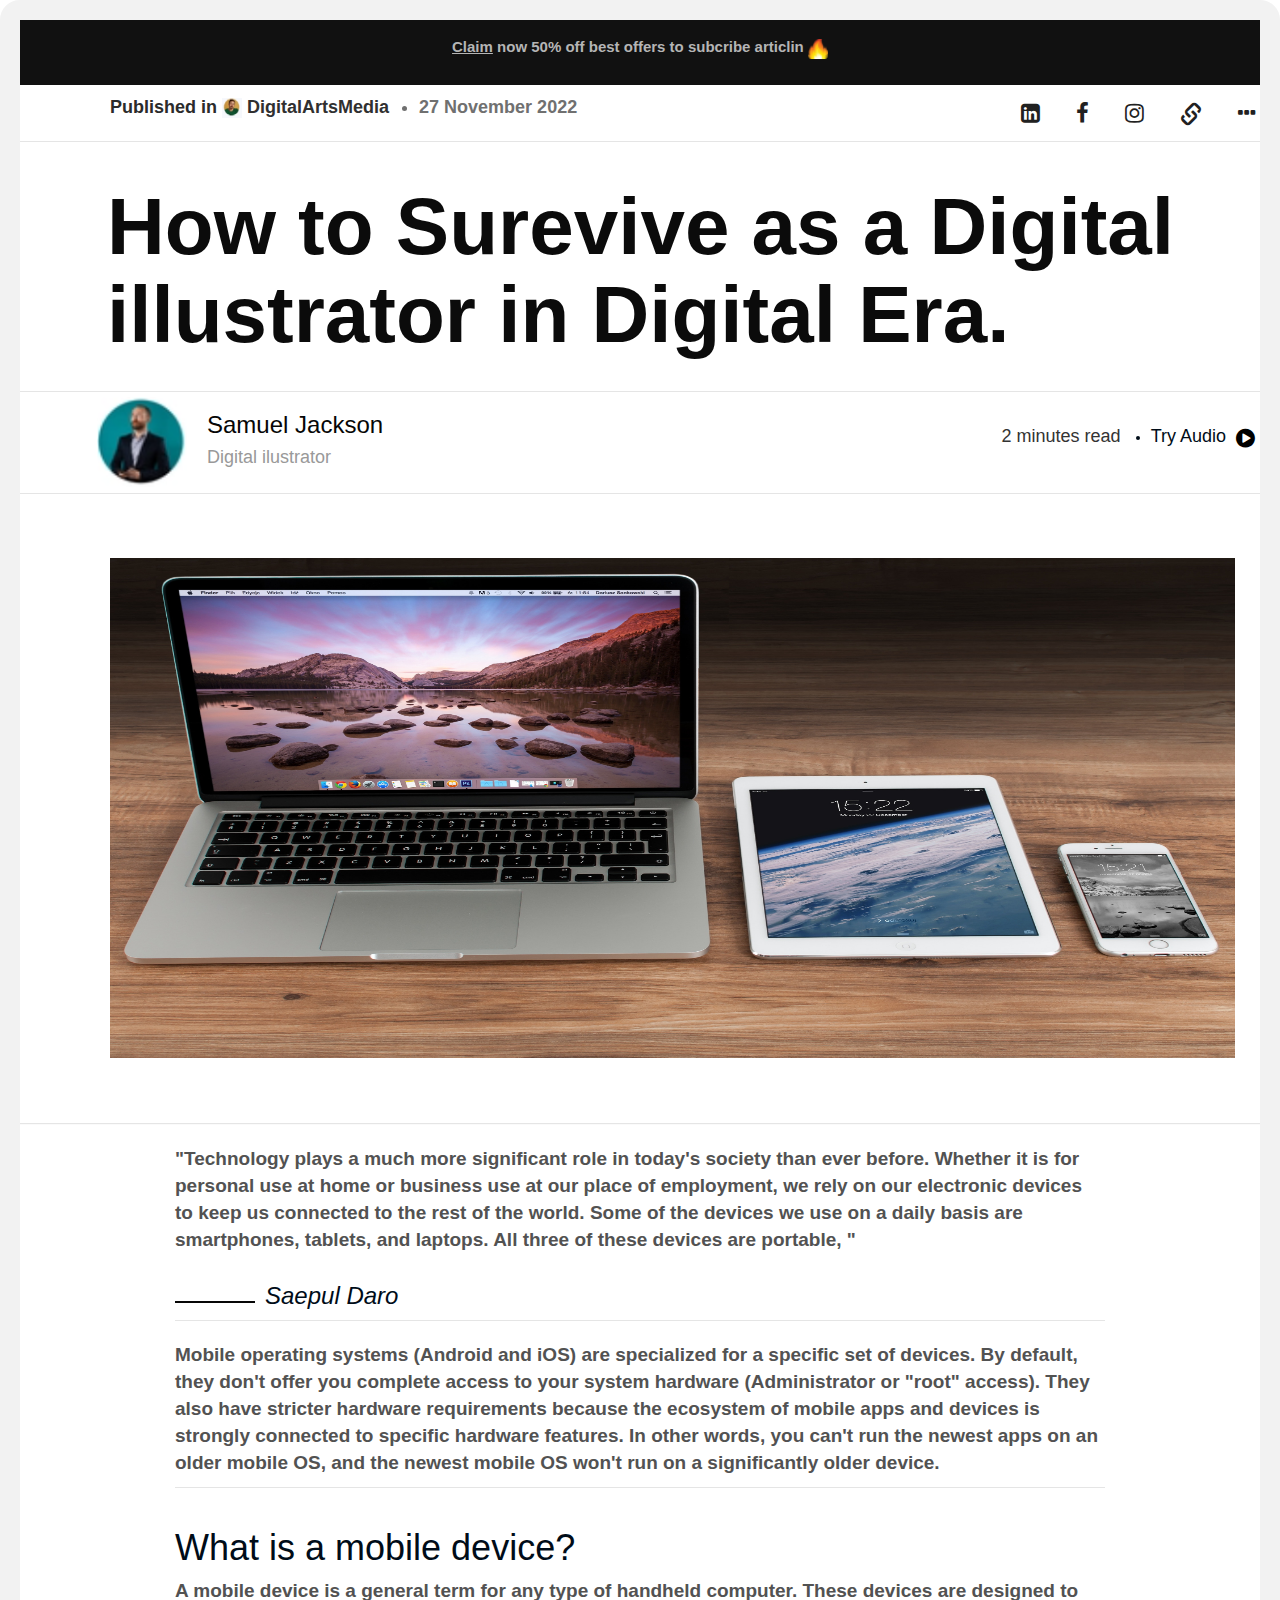
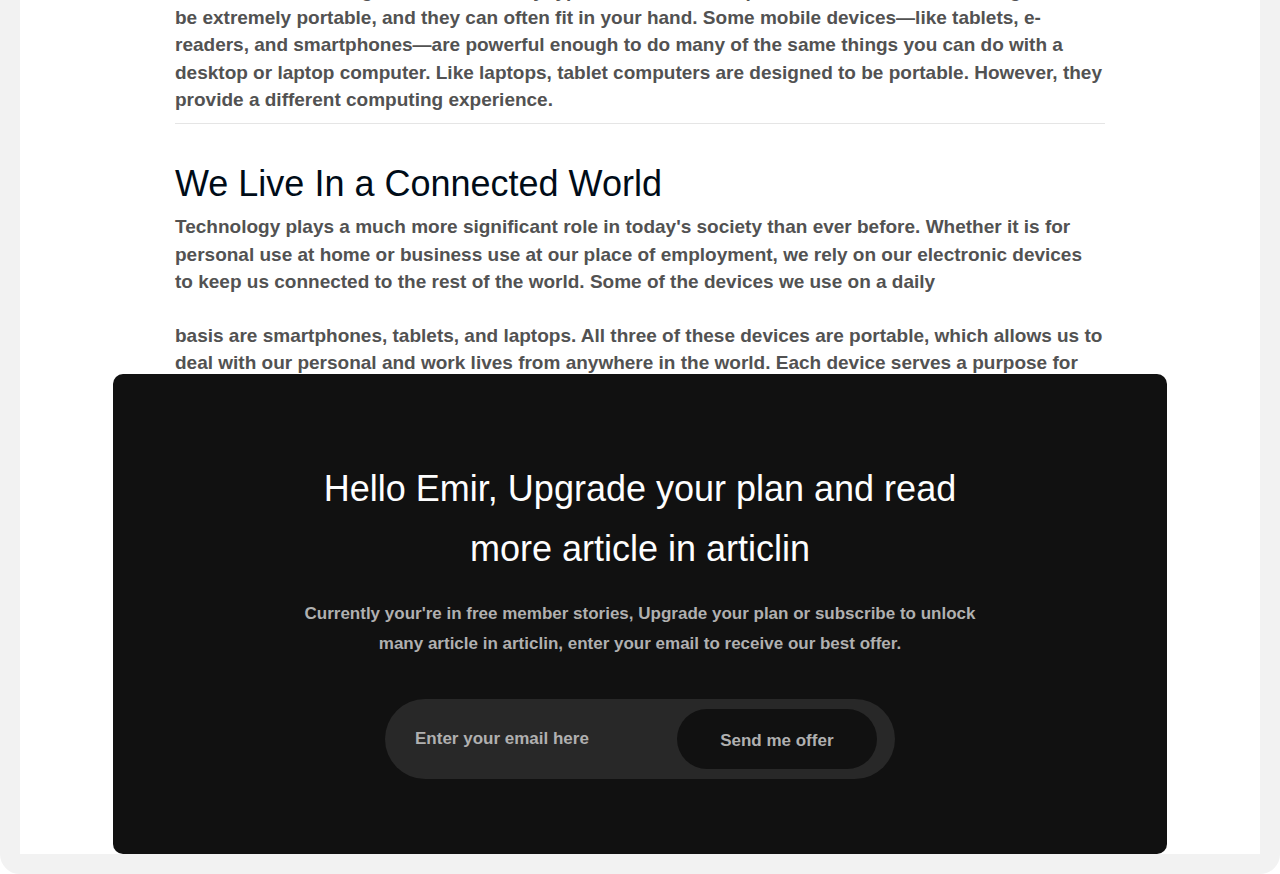
<file: Index.html>
<!DOCTYPE html>
<html lang="en">
  <head>
    <meta charset="UTF-8" />
    <meta http-equiv="X-UA-Compatible" content="IE=edge" />
    <meta name="viewport" content="width=device-width, initial-scale=1.0" />
    <link rel="stylesheet" href="./styles.css" />
    <link
      href="https://fonts.googleapis.com/css?family=Open+Sans:300,400,600,700,800"
      rel="stylesheet"
    />
    <link
      rel="stylesheet"
      href="https://maxcdn.bootstrapcdn.com/bootstrap/3.3.7/css/bootstrap.min.css"
    />
    <script src="https://ajax.googleapis.com/ajax/libs/jquery/3.2.1/jquery.min.js"></script>
    <script src="https://maxcdn.bootstrapcdn.com/bootstrap/3.3.7/js/bootstrap.min.js"></script>
    <meta name="viewport" content="width=device-width, initial-scale=1" />
    <link
      rel="stylesheet"
      href="https://cdnjs.cloudflare.com/ajax/libs/font-awesome/4.7.0/css/font-awesome.min.css"
    />

    <title>Claim Now</title>
  </head>
  <body>
    <div class="blog-container">
      <div class="blog-header">
        <div class="top-header">
          <p>
            <span> Claim</span> now 50% off best offers to subcribe articlin
            <img src="./favicon (1).ico" alt="" />
          </p>
        </div>
        <div class="bottom-header">
          <div class="left-bottom-header">
            <p>
              Published in <img src="./Capture.PNG" alt="" />
              <span>DigitalArtsMedia</span>
            </p>
            <ul>
              <li><p>27 November 2022</p></li>
            </ul>
          </div>

          <div class="right-bottom-header">
            <i class="fa fa-linkedin-square"></i>
            <i class="fa fa-facebook"></i>
            <i class="fa fa-instagram"></i>
            <i class="glyphicon glyphicon-link"></i>
            <i class="fa fa-ellipsis-h"></i>
          </div>
        </div>
        <div class="heading-box">
          <h1>How to Surevive as a Digital illustrator in Digital Era.</h1>
        </div>
        <div class="identity-box">
          <div class="left-identity-box">
            <img src="./Capture2.PNG" alt="" />
            <div class="text-box">
              <h3>Samuel Jackson</h3>
              <h4>Digital ilustrator</h4>
            </div>
          </div>
          <div class="right-identity-box">
            <h4>2 minutes read</h4>
            <ul>
              <li><h4>Try Audio</h4></li>
            </ul>
            <i class="fa fa-play-circle"></i>
          </div>
        </div>
        <div class="picture-container">
          <img src="./pexels-pixabay-4158.jpg" alt="" />
        </div>
      </div>
      <div class="paragraph-box">
        <p>
          "Technology plays a much more significant role in today's society than
          ever before. Whether it is for personal use at home or business use at
          our place of employment, we rely on our electronic devices to keep us
          connected to the rest of the world. Some of the devices we use on a
          daily basis are smartphones, tablets, and laptops. All three of these
          devices are portable, "
        </p>
        <div class="bottom-text">
          <div class="line"></div>
          <h3>Saepul Daro</h3>
        </div>
      </div>
      <div class="paragraph-box">
        <p>
          Mobile operating systems (Android and iOS) are specialized for a
          specific set of devices. By default, they don't offer you complete
          access to your system hardware (Administrator or "root" access). They
          also have stricter hardware requirements because the ecosystem of
          mobile apps and devices is strongly connected to specific hardware
          features. In other words, you can't run the newest apps on an older
          mobile OS, and the newest mobile OS won't run on a significantly older
          device.
        </p>
      </div>
      <div class="paragraph-box">
        <h1>What is a mobile device?</h1>
        <p>
          A mobile device is a general term for any type of handheld computer.
          These devices are designed to be extremely portable, and they can
          often fit in your hand. Some mobile devices—like tablets, e-readers,
          and smartphones—are powerful enough to do many of the same things you
          can do with a desktop or laptop computer. Like laptops, tablet
          computers are designed to be portable. However, they provide a
          different computing experience.
        </p>
      </div>
      <div class="paragraph-box">
        <h1>We Live In a Connected World</h1>
        <p>
          Technology plays a much more significant role in today's society than
          ever before. Whether it is for personal use at home or business use at
          our place of employment, we rely on our electronic devices to keep us
          connected to the rest of the world. Some of the devices we use on a
          daily <br />
          <br />
          basis are smartphones, tablets, and laptops. All three of these
          devices are portable, which allows us to deal with our personal and
          work lives from anywhere in the world. Each device serves a purpose
          for specific occupations, and we will dive into some of those examples
          below.
        </p>
      </div>
      <div class="footer-container">
        <div class="footer-text">
          <h1>
            Hello Emir, Upgrade your plan and read more article in articlin
          </h1>
          <p>
            Currently your're in free member stories, Upgrade your plan or
            subscribe to unlock many article in articlin, enter your email to
            receive our best offer.
          </p>
          <div class="outer-btn">
            <p>Enter your email here</p>
            <div class="inner-btn"><p>Send me offer</p></div>
          </div>
        </div>
      </div>
    </div>
  </body>
</html>
</file>
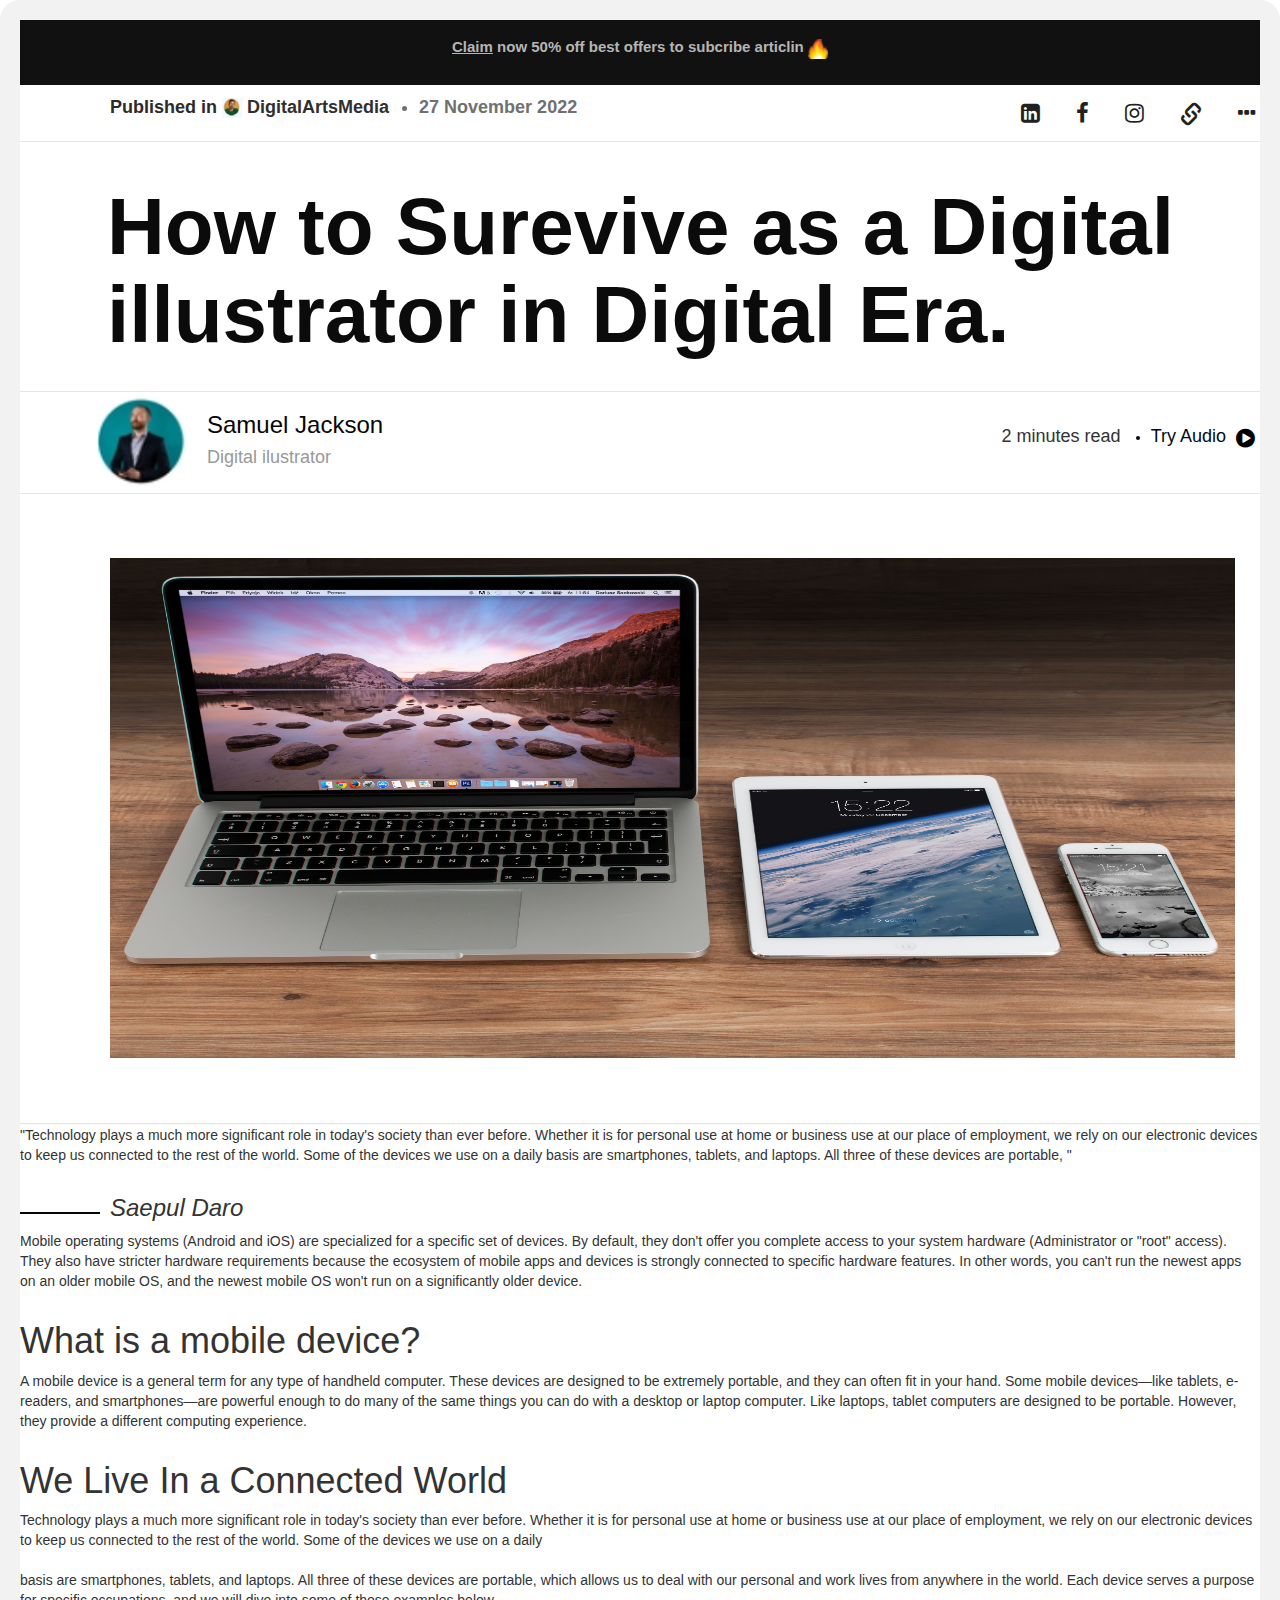
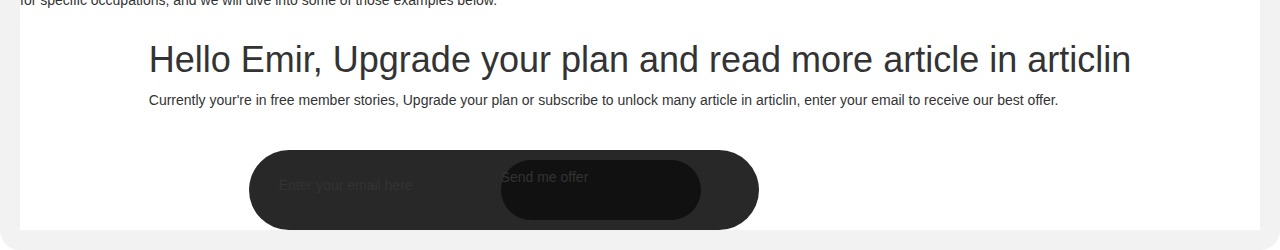
<file: Blog-index.html>
<!DOCTYPE html>
<html lang="en">
  <head>
    <meta charset="UTF-8" />
    <meta http-equiv="X-UA-Compatible" content="IE=edge" />
    <meta name="viewport" content="width=device-width, initial-scale=1.0" />
    <link rel="stylesheet" href="./styles.css" />
    <link
      href="https://fonts.googleapis.com/css?family=Open+Sans:300,400,600,700,800"
      rel="stylesheet"
    />
    <link
      rel="stylesheet"
      href="https://maxcdn.bootstrapcdn.com/bootstrap/3.3.7/css/bootstrap.min.css"
    />
    <script src="https://ajax.googleapis.com/ajax/libs/jquery/3.2.1/jquery.min.js"></script>
    <script src="https://maxcdn.bootstrapcdn.com/bootstrap/3.3.7/js/bootstrap.min.js"></script>
    <meta name="viewport" content="width=device-width, initial-scale=1" />
    <link
      rel="stylesheet"
      href="https://cdnjs.cloudflare.com/ajax/libs/font-awesome/4.7.0/css/font-awesome.min.css"
    />

    <title>Claim Now</title>
  </head>
  <body>
    <div class="blog-container">
      <div class="blog-header">
        <div class="top-header">
          <p>
            <span> Claim</span> now 50% off best offers to subcribe articlin
            <img src="./favicon (1).ico" alt="" />
          </p>
        </div>
        <div class="bottom-header">
          <div class="left-bottom-header">
            <p>
              Published in <img src="./Capture.PNG" alt="" />
              <span>DigitalArtsMedia</span>
            </p>
            <ul>
              <li><p>27 November 2022</p></li>
            </ul>
          </div>

          <div class="right-bottom-header">
            <i class="fa fa-linkedin-square"></i>
            <i class="fa fa-facebook"></i>
            <i class="fa fa-instagram"></i>
            <i class="glyphicon glyphicon-link"></i>
            <i class="fa fa-ellipsis-h"></i>
          </div>
        </div>
        <div class="heading-box">
          <h1>How to Surevive as a Digital illustrator in Digital Era.</h1>
        </div>
        <div class="identity-box">
          <div class="left-identity-box">
            <img src="./Capture2.PNG" alt="" />
            <div class="text-box">
              <h3>Samuel Jackson</h3>
              <h4>Digital ilustrator</h4>
            </div>
          </div>
          <div class="right-identity-box">
            <h4>2 minutes read</h4>
            <ul>
              <li><h4>Try Audio</h4></li>
            </ul>
            <i class="fa fa-play-circle"></i>
          </div>
        </div>
        <div class="picture-container">
          <img src="./pexels-pixabay-4158.jpg" alt="" />
        </div>
      </div>
      <div class="blog-para-box">
        <p>
          "Technology plays a much more significant role in today's society than
          ever before. Whether it is for personal use at home or business use at
          our place of employment, we rely on our electronic devices to keep us
          connected to the rest of the world. Some of the devices we use on a
          daily basis are smartphones, tablets, and laptops. All three of these
          devices are portable, "
        </p>
        <div class="bottom-text">
          <div class="line"></div>
          <h3>Saepul Daro</h3>
        </div>
      </div>
      <div class="blog-para-box">
        <p>
          Mobile operating systems (Android and iOS) are specialized for a
          specific set of devices. By default, they don't offer you complete
          access to your system hardware (Administrator or "root" access). They
          also have stricter hardware requirements because the ecosystem of
          mobile apps and devices is strongly connected to specific hardware
          features. In other words, you can't run the newest apps on an older
          mobile OS, and the newest mobile OS won't run on a significantly older
          device.
        </p>
      </div>
      <div class="blog-para-box">
        <h1>What is a mobile device?</h1>
        <p>
          A mobile device is a general term for any type of handheld computer.
          These devices are designed to be extremely portable, and they can
          often fit in your hand. Some mobile devices—like tablets, e-readers,
          and smartphones—are powerful enough to do many of the same things you
          can do with a desktop or laptop computer. Like laptops, tablet
          computers are designed to be portable. However, they provide a
          different computing experience.
        </p>
      </div>
      <div class="blog-para-box">
        <h1>We Live In a Connected World</h1>
        <p>
          Technology plays a much more significant role in today's society than
          ever before. Whether it is for personal use at home or business use at
          our place of employment, we rely on our electronic devices to keep us
          connected to the rest of the world. Some of the devices we use on a
          daily <br />
          <br />
          basis are smartphones, tablets, and laptops. All three of these
          devices are portable, which allows us to deal with our personal and
          work lives from anywhere in the world. Each device serves a purpose
          for specific occupations, and we will dive into some of those examples
          below.
        </p>
      </div>
      <div class="Subscribe-container">
        <div class="Subscribe-text">
          <h1>
            Hello Emir, Upgrade your plan and read more article in articlin
          </h1>
          <p>
            Currently your're in free member stories, Upgrade your plan or
            subscribe to unlock many article in articlin, enter your email to
            receive our best offer.
          </p>
          <div class="outer-btn">
            <p>Enter your email here</p>
            <div class="inner-btn"><p>Send me offer</p></div>
          </div>
        </div>
      </div>
    </div>
  </body>
</html>
</file>
<file: styles.css>
* {
  box-sizing: border-box;
  padding: 0;
  margin: 0;
}
body {
  max-width: 100vw;
  min-height: 100vh;
  color: #ffffff;
  font-family: "Open Sans", sans-serif;
}
.blog-container {
  width: 100%;
  min-height: 100%;
  height: auto;
  display: flex;
  align-items: center;
  justify-content: center;
  flex-direction: column;
  border-radius: 20px;
  border: 20px solid #f2f2f2;
}
.blog-header {
  width: 100%;
  min-height: 200px;
  display: flex;
  justify-content: space-between;
  flex-direction: column;
  border-bottom: 0.5px solid rgba(0, 0, 0, 0.02);
}
.top-header {
  width: 100%;
  min-height: 65px;
  display: flex;
  font-size: 15px;
  font-weight: 900;
  color: #b5b5b5;
  align-items: center;
  justify-content: center;
  background-color: #111111;
}
.top-header span {
  text-decoration: underline;
}
.bottom-header {
  width: 100%;
  min-height: 50px;
  display: flex;
  align-items: center;
  justify-content: space-between;
  border-bottom: 0.5px solid rgba(0, 0, 0, 0.1);
}
.left-bottom-header {
  width: 50%;
  min-height: 40px;
  display: flex;
  align-items: center;
  color: #2b2b2b;
  font-weight: 700;
  font-size: 18px;
  padding-left: 90px;
}
.left-bottom-header span {
  color: #303030;
  font-weight: 900;
}
img {
  width: 20px;
  height: 20px;
  top: 5px;
}
li {
  color: #707070;
  margin: 10px 0px 0px 30px;
}
.right-bottom-header {
  width: 20.5%;
  min-height: 40px;
  display: flex;
  align-items: center;
  justify-content: flex-end;
  color: #212121;
}
.right-bottom-header i {
  font-size: 22px;
  padding: 0px 5px 0px 31px;
}
.heading-box {
  width: 100%;
  min-height: 250px;
  display: flex;
  align-items: center;
  padding-left: 87px;
  border-bottom: 0.5px solid rgba(0, 0, 0, 0.1);
}
.heading-box h1 {
  color: #0b0b0bff;
  font-size: 80px;
  font-weight: 700;
  display: flex;
  align-items: center;
}
.identity-box {
  width: 100%;
  min-height: 100px;
  display: flex;
  align-items: center;
  justify-content: space-between;
  border-bottom: 0.5px solid rgba(0, 0, 0, 0.1);
}
.left-identity-box {
  width: 50%;
  min-height: 50px;
  display: flex;
  align-items: center;
}
.left-identity-box img {
  width: 90px;
  min-height: 90px;
  margin-left: 77px;
}
.text-box {
  width: 300px;
  min-height: 70px;
  font-weight: 900;
  color: #060606;
  margin-left: 20px;
}
.text-box h4 {
  color: #999999;
  margin: 0px 0px 25px 0px;
}
.right-identity-box {
  width: 40%;
  font-weight: 900;
  min-height: 50px;
  display: flex;
  justify-content: flex-end;
  padding: 0px 5px 0px 0px;
}
.right-identity-box li {
  color: #000c18;
}
.right-identity-box i {
  font-size: 22px;
  color: black;
  margin: 10px 0px 0px 10px;
}
.picture-container {
  width: 100%;
  min-height: 630px;
  display: flex;
  align-items: center;
  border-bottom: 0.5px solid rgba(0, 0, 0, 0.1);
}
.picture-container img {
  width: 98%;
  min-height: 500px;
  padding-left: 90px;
}
.paragraph-box {
  width: 75%;
  min-height: 150px;
  padding-top: 20px;
  color: #000c18;
  font-weight: 700;
  font-size: 19px;
  border-bottom: 0.5px solid rgba(0, 0, 0, 0.1);
}
.paragraph-box p {
  color: #525252;
}
.bottom-text {
  width: 300px;
  min-height: 50px;
  display: flex;
  align-items: center;
  font-style: italic;
}
.line {
  width: 80px;
  min-height: 2px;
  background-color: #060606;
  margin: 20px 10px 0px 0px;
}
.footer-container {
  width: 85%;
  min-height: 480px;
  display: flex;
  flex-direction: column;
  align-items: center;
  justify-content: center;
  margin-top: -40px;
  border-radius: 10px;
  background-color: #111111;
}
.footer-text {
  width: 710px;
  min-height: 350px;
  font-weight: 700;
  text-align: center;
}
.footer-text h1 {
  line-height: 60px;
  color: #fefefe;
}
.footer-text p {
  font-size: 17px;
  padding-top: 10px;
  line-height: 30px;
  color: #b0b0b0;
}
.outer-btn {
  width: 510px;
  min-height: 80px;
  display: flex;
  align-items: center;
  padding-left: 30px;
  margin-top: 40px;
  border-radius: 50px;
  background-color: #282828;
  margin-left: 100px;
}
.inner-btn {
  width: 200px;
  min-height: 60px;
  border-radius: 50px;
  background-color: #111111;
  margin-left: 88px;
  padding-top: 7px;
}
</file>
